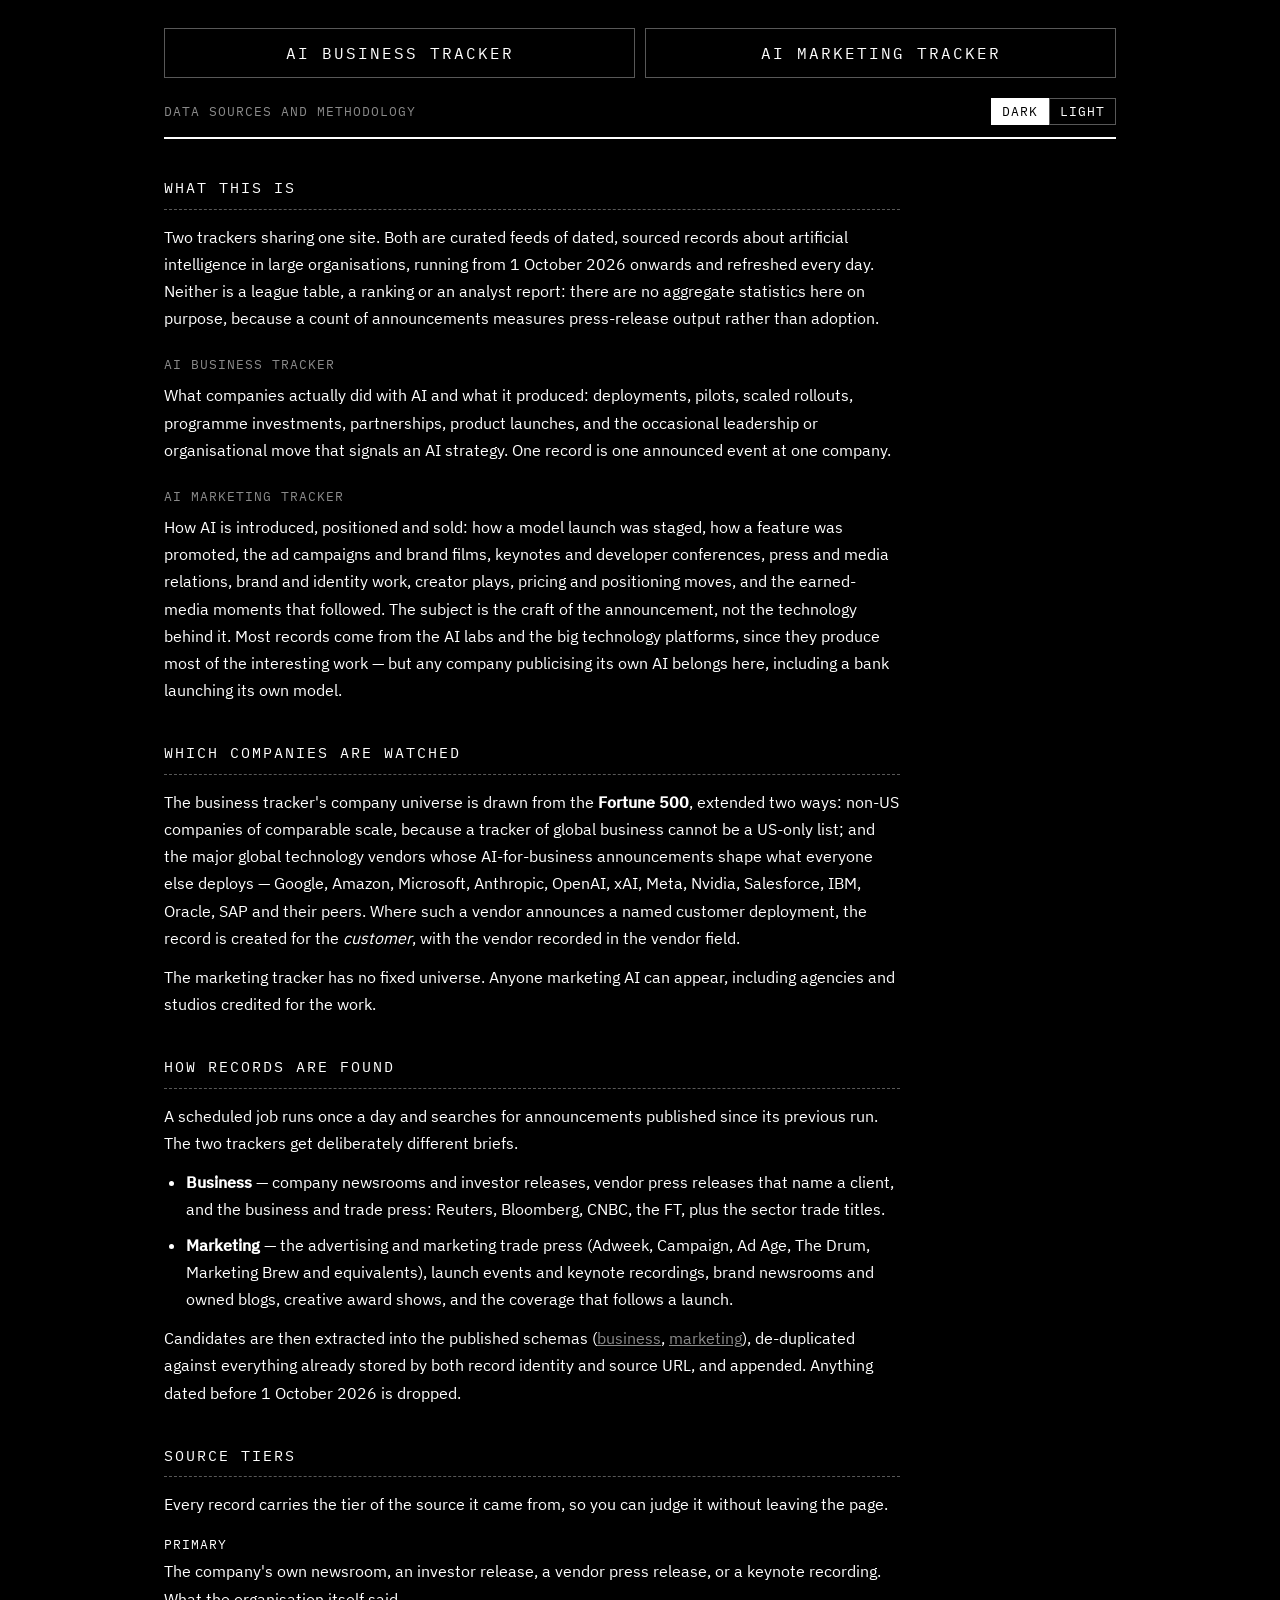
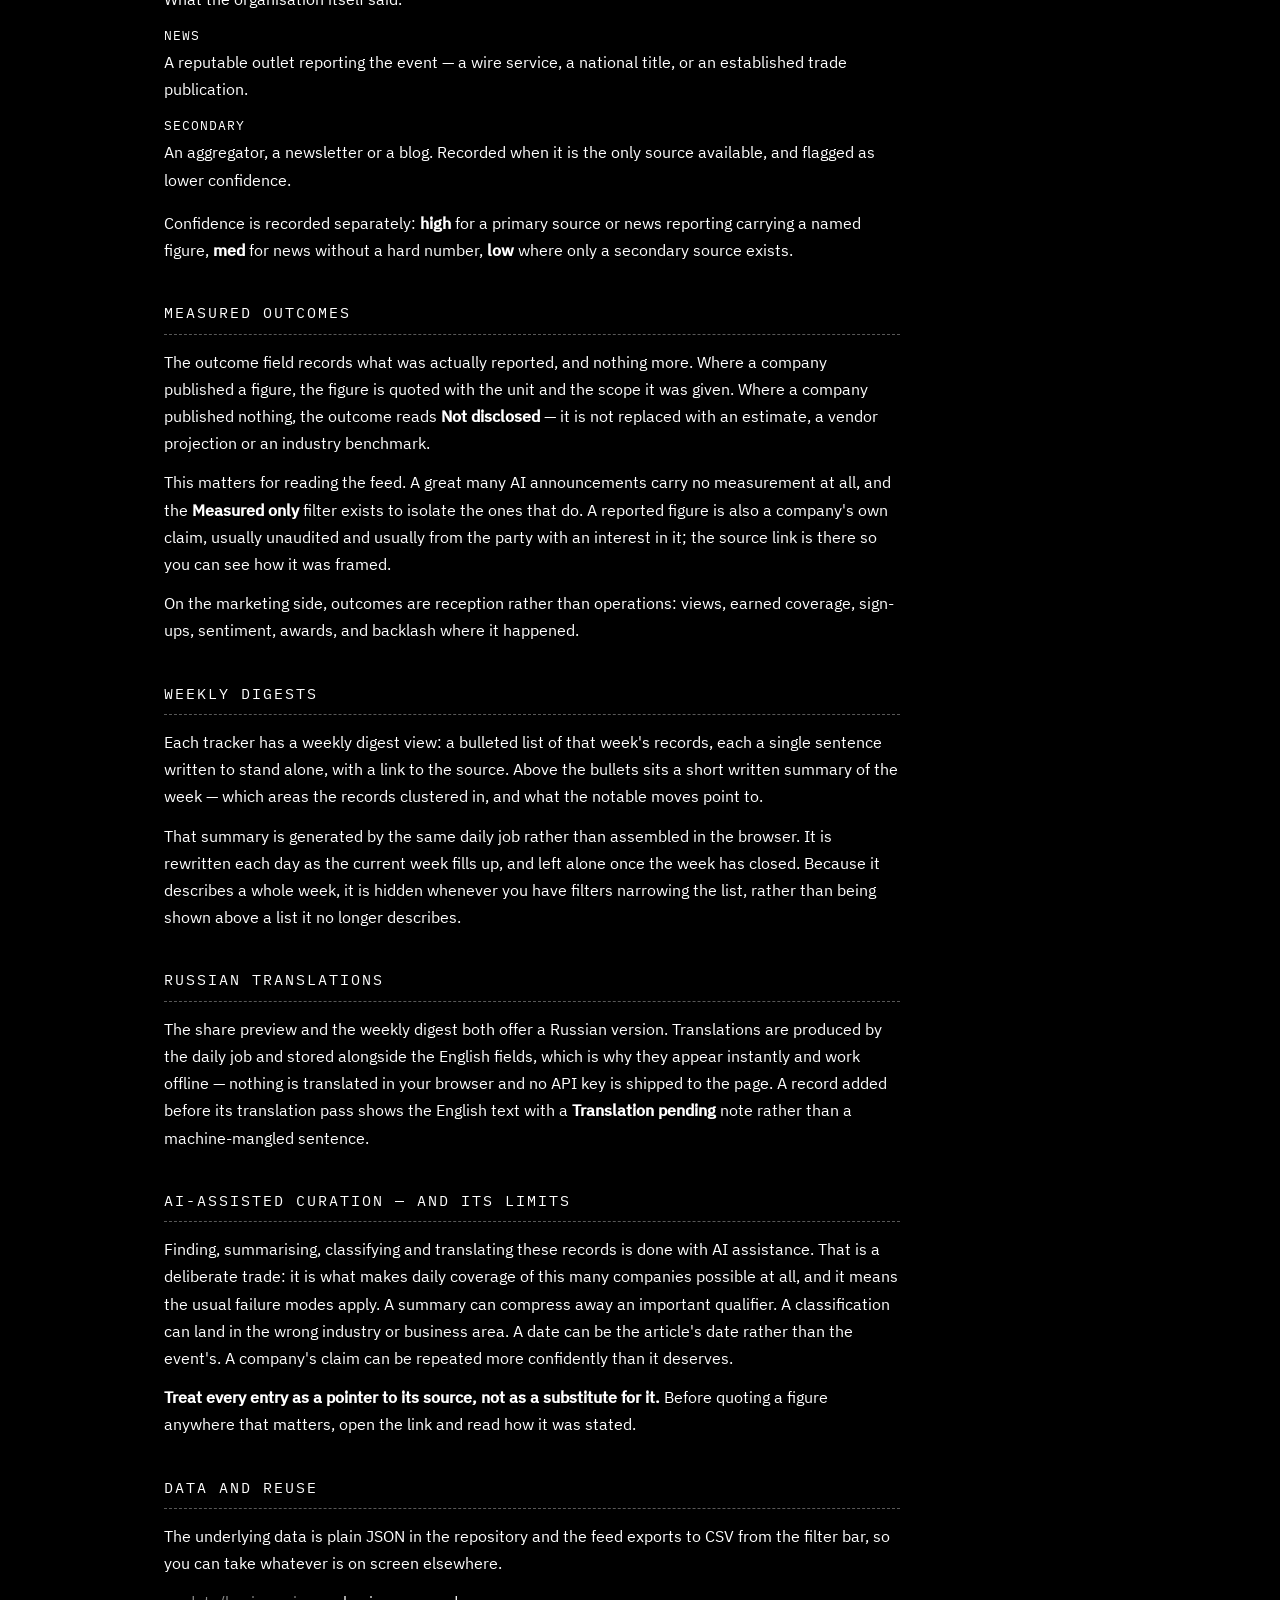
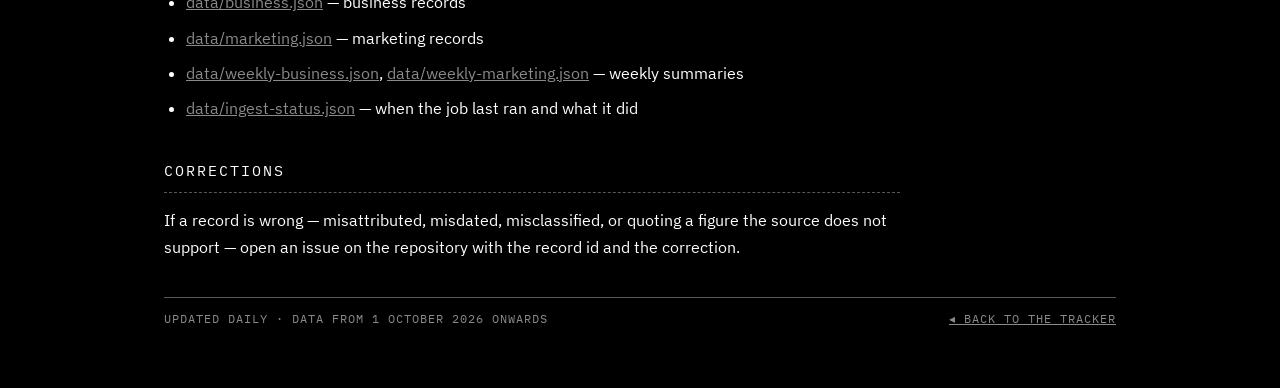
<file: sources.html>
<!DOCTYPE html>
<html lang="en" data-theme="dark">
<head>
  <meta charset="UTF-8" />
  <meta name="viewport" content="width=device-width, initial-scale=1.0" />
  <title>Data sources and methodology — AI Business Tracker</title>
  <meta name="description" content="How the AI Business Tracker and AI Marketing Tracker are built: what counts as a record, which companies are watched, source tiers, outcomes, translations and weekly summaries." />
  <link rel="stylesheet" href="assets/styles.css" />
  <style>
    .doc { font-family: var(--font-sans); font-size: 16px; line-height: 1.7; max-width: 46rem; }
    .doc h2 { font-family: var(--font-mono); font-size: 15px; letter-spacing: 2px; text-transform: uppercase;
              border-bottom: 1px dashed var(--rule); padding-bottom: 8px; margin: 36px 0 14px; font-weight: 400; }
    .doc h3 { font-family: var(--font-mono); font-size: 13px; letter-spacing: 1px; text-transform: uppercase;
              color: var(--dim); margin: 22px 0 6px; font-weight: 400; }
    .doc p { margin: 0 0 12px; }
    .doc ul { margin: 0 0 12px; padding-left: 22px; }
    .doc li { margin-bottom: 8px; }
    .doc dt { font-family: var(--font-mono); font-size: 13px; letter-spacing: 1px; text-transform: uppercase; margin-top: 12px; }
    .doc dd { margin: 2px 0 0; }
  </style>
</head>
<body>
  <div class="wrap">

    <nav class="trackers" aria-label="Back to the trackers">
      <button type="button" onclick="location.href='index.html#t=business'">AI BUSINESS TRACKER</button>
      <button type="button" onclick="location.href='index.html#t=marketing'">AI MARKETING TRACKER</button>
    </nav>

    <header class="masthead">
      <span class="strap">Data sources and methodology</span>
      <div class="toggles">
        <div class="group" role="group" aria-label="Theme">
          <button type="button" class="chip" id="th-dark" aria-pressed="true">DARK</button>
          <button type="button" class="chip" id="th-light" aria-pressed="false">LIGHT</button>
        </div>
      </div>
    </header>

    <div class="doc">

      <h2>What this is</h2>
      <p>Two trackers sharing one site. Both are curated feeds of dated, sourced records about artificial intelligence in large organisations, running from 1 October 2026 onwards and refreshed every day. Neither is a league table, a ranking or an analyst report: there are no aggregate statistics here on purpose, because a count of announcements measures press-release output rather than adoption.</p>

      <h3>AI Business Tracker</h3>
      <p>What companies actually did with AI and what it produced: deployments, pilots, scaled rollouts, programme investments, partnerships, product launches, and the occasional leadership or organisational move that signals an AI strategy. One record is one announced event at one company.</p>

      <h3>AI Marketing Tracker</h3>
      <p>How AI is introduced, positioned and sold: how a model launch was staged, how a feature was promoted, the ad campaigns and brand films, keynotes and developer conferences, press and media relations, brand and identity work, creator plays, pricing and positioning moves, and the earned-media moments that followed. The subject is the craft of the announcement, not the technology behind it. Most records come from the AI labs and the big technology platforms, since they produce most of the interesting work — but any company publicising its own AI belongs here, including a bank launching its own model.</p>

      <h2>Which companies are watched</h2>
      <p>The business tracker's company universe is drawn from the <strong>Fortune 500</strong>, extended two ways: non-US companies of comparable scale, because a tracker of global business cannot be a US-only list; and the major global technology vendors whose AI-for-business announcements shape what everyone else deploys — Google, Amazon, Microsoft, Anthropic, OpenAI, xAI, Meta, Nvidia, Salesforce, IBM, Oracle, SAP and their peers. Where such a vendor announces a named customer deployment, the record is created for the <em>customer</em>, with the vendor recorded in the vendor field.</p>
      <p>The marketing tracker has no fixed universe. Anyone marketing AI can appear, including agencies and studios credited for the work.</p>

      <h2>How records are found</h2>
      <p>A scheduled job runs once a day and searches for announcements published since its previous run. The two trackers get deliberately different briefs.</p>
      <ul>
        <li><strong>Business</strong> — company newsrooms and investor releases, vendor press releases that name a client, and the business and trade press: Reuters, Bloomberg, CNBC, the FT, plus the sector trade titles.</li>
        <li><strong>Marketing</strong> — the advertising and marketing trade press (Adweek, Campaign, Ad Age, The Drum, Marketing Brew and equivalents), launch events and keynote recordings, brand newsrooms and owned blogs, creative award shows, and the coverage that follows a launch.</li>
      </ul>
      <p>Candidates are then extracted into the published schemas (<a href="data/schema-business.json">business</a>, <a href="data/schema-marketing.json">marketing</a>), de-duplicated against everything already stored by both record identity and source URL, and appended. Anything dated before 1 October 2026 is dropped.</p>

      <h2>Source tiers</h2>
      <p>Every record carries the tier of the source it came from, so you can judge it without leaving the page.</p>
      <dl>
        <dt>Primary</dt>
        <dd>The company's own newsroom, an investor release, a vendor press release, or a keynote recording. What the organisation itself said.</dd>
        <dt>News</dt>
        <dd>A reputable outlet reporting the event — a wire service, a national title, or an established trade publication.</dd>
        <dt>Secondary</dt>
        <dd>An aggregator, a newsletter or a blog. Recorded when it is the only source available, and flagged as lower confidence.</dd>
      </dl>
      <p>Confidence is recorded separately: <strong>high</strong> for a primary source or news reporting carrying a named figure, <strong>med</strong> for news without a hard number, <strong>low</strong> where only a secondary source exists.</p>

      <h2>Measured outcomes</h2>
      <p>The outcome field records what was actually reported, and nothing more. Where a company published a figure, the figure is quoted with the unit and the scope it was given. Where a company published nothing, the outcome reads <strong>Not disclosed</strong> — it is not replaced with an estimate, a vendor projection or an industry benchmark.</p>
      <p>This matters for reading the feed. A great many AI announcements carry no measurement at all, and the <strong>Measured only</strong> filter exists to isolate the ones that do. A reported figure is also a company's own claim, usually unaudited and usually from the party with an interest in it; the source link is there so you can see how it was framed.</p>
      <p>On the marketing side, outcomes are reception rather than operations: views, earned coverage, sign-ups, sentiment, awards, and backlash where it happened.</p>

      <h2>Weekly digests</h2>
      <p>Each tracker has a weekly digest view: a bulleted list of that week's records, each a single sentence written to stand alone, with a link to the source. Above the bullets sits a short written summary of the week — which areas the records clustered in, and what the notable moves point to.</p>
      <p>That summary is generated by the same daily job rather than assembled in the browser. It is rewritten each day as the current week fills up, and left alone once the week has closed. Because it describes a whole week, it is hidden whenever you have filters narrowing the list, rather than being shown above a list it no longer describes.</p>

      <h2>Russian translations</h2>
      <p>The share preview and the weekly digest both offer a Russian version. Translations are produced by the daily job and stored alongside the English fields, which is why they appear instantly and work offline — nothing is translated in your browser and no API key is shipped to the page. A record added before its translation pass shows the English text with a <strong>Translation pending</strong> note rather than a machine-mangled sentence.</p>

      <h2>AI-assisted curation — and its limits</h2>
      <p>Finding, summarising, classifying and translating these records is done with AI assistance. That is a deliberate trade: it is what makes daily coverage of this many companies possible at all, and it means the usual failure modes apply. A summary can compress away an important qualifier. A classification can land in the wrong industry or business area. A date can be the article's date rather than the event's. A company's claim can be repeated more confidently than it deserves.</p>
      <p><strong>Treat every entry as a pointer to its source, not as a substitute for it.</strong> Before quoting a figure anywhere that matters, open the link and read how it was stated.</p>

      <h2>Data and reuse</h2>
      <p>The underlying data is plain JSON in the repository and the feed exports to CSV from the filter bar, so you can take whatever is on screen elsewhere.</p>
      <ul>
        <li><a href="data/business.json">data/business.json</a> — business records</li>
        <li><a href="data/marketing.json">data/marketing.json</a> — marketing records</li>
        <li><a href="data/weekly-business.json">data/weekly-business.json</a>, <a href="data/weekly-marketing.json">data/weekly-marketing.json</a> — weekly summaries</li>
        <li><a href="data/ingest-status.json">data/ingest-status.json</a> — when the job last ran and what it did</li>
      </ul>

      <h2>Corrections</h2>
      <p>If a record is wrong — misattributed, misdated, misclassified, or quoting a figure the source does not support — open an issue on the repository with the record id and the correction.</p>

    </div>

    <footer class="foot">
      <span>UPDATED DAILY &#183; DATA FROM 1 OCTOBER 2026 ONWARDS</span>
      <span><a href="index.html">&#9666; BACK TO THE TRACKER</a></span>
    </footer>
  </div>

  <script>
    (function () {
      var root = document.documentElement;
      function apply(t) {
        root.setAttribute("data-theme", t);
        document.getElementById("th-dark").setAttribute("aria-pressed", String(t === "dark"));
        document.getElementById("th-light").setAttribute("aria-pressed", String(t === "light"));
        try { localStorage.setItem("tracker-theme", t); } catch (e) { /* private mode */ }
      }
      var saved = "dark";
      try { saved = localStorage.getItem("tracker-theme") || "dark"; } catch (e) { /* private mode */ }
      apply(saved === "light" ? "light" : "dark");
      document.getElementById("th-dark").onclick = function () { apply("dark"); };
      document.getElementById("th-light").onclick = function () { apply("light"); };
    })();
  </script>
</body>
</html>
</file>
<file: assets/styles.css>
/* AI Business / Marketing Tracker — signage typography, strict black and white. */

@font-face {
  font-family: "Plex Mono";
  src: url("fonts/plex-mono-latin-400.woff2") format("woff2");
  font-weight: 400;
  font-display: swap;
  unicode-range: U+0000-00FF, U+0131, U+0152-0153, U+2000-206F, U+2074, U+20AC, U+2122, U+2191, U+2192, U+2197, U+2212, U+2215, U+25B8, U+25C2, U+FEFF;
}
@font-face {
  font-family: "Plex Mono";
  src: url("fonts/plex-mono-cyrillic-400.woff2") format("woff2");
  font-weight: 400;
  font-display: swap;
  unicode-range: U+0301, U+0400-045F, U+0490-0491, U+04B0-04B1, U+2116;
}
@font-face {
  font-family: "Plex Mono";
  src: url("fonts/plex-mono-latin-500.woff2") format("woff2");
  font-weight: 500;
  font-display: swap;
  unicode-range: U+0000-00FF, U+0131, U+0152-0153, U+2000-206F, U+2074, U+20AC, U+2122, U+2191, U+2192, U+2197, U+2212, U+2215, U+25B8, U+25C2, U+FEFF;
}
@font-face {
  font-family: "Plex Mono";
  src: url("fonts/plex-mono-cyrillic-500.woff2") format("woff2");
  font-weight: 500;
  font-display: swap;
  unicode-range: U+0301, U+0400-045F, U+0490-0491, U+04B0-04B1, U+2116;
}
@font-face {
  font-family: "Plex Sans";
  src: url("fonts/plex-sans-latin-400.woff2") format("woff2");
  font-weight: 400;
  font-display: swap;
  unicode-range: U+0000-00FF, U+0131, U+0152-0153, U+2000-206F, U+2074, U+20AC, U+2122, U+2212, U+2215, U+FEFF;
}
@font-face {
  font-family: "Plex Sans";
  src: url("fonts/plex-sans-cyrillic-400.woff2") format("woff2");
  font-weight: 400;
  font-display: swap;
  unicode-range: U+0301, U+0400-045F, U+0490-0491, U+04B0-04B1, U+2116;
}
@font-face {
  font-family: "Plex Sans";
  src: url("fonts/plex-sans-latin-500.woff2") format("woff2");
  font-weight: 500;
  font-display: swap;
  unicode-range: U+0000-00FF, U+0131, U+0152-0153, U+2000-206F, U+2074, U+20AC, U+2122, U+2212, U+2215, U+FEFF;
}
@font-face {
  font-family: "Plex Sans";
  src: url("fonts/plex-sans-cyrillic-500.woff2") format("woff2");
  font-weight: 500;
  font-display: swap;
  unicode-range: U+0301, U+0400-045F, U+0490-0491, U+04B0-04B1, U+2116;
}

:root {
  --font-mono: "Plex Mono", ui-monospace, "SF Mono", "Cascadia Mono", Consolas, monospace;
  --font-sans: "Plex Sans", system-ui, -apple-system, sans-serif;

  /* Dark is the default. */
  --bg: #000;
  --fg: #fff;
  --dim: #8a8a8a;
  --rule: #585858;
  --rule-strong: #8a8a8a;
}

/* Light mode is deliberately NOT a mirror of dark: secondary text goes
   near-black, because light grey on white is unreadable. Hierarchy comes
   from size and letter-spacing instead. */
html[data-theme="light"] {
  --bg: #fff;
  --fg: #000;
  --dim: #2a2a2a;
  --rule: #9a9a9a;
  --rule-strong: #4a4a4a;
}

* { box-sizing: border-box; }

html, body {
  margin: 0;
  padding: 0;
  background: var(--bg);
  color: var(--fg);
}

body {
  font-family: var(--font-mono);
  font-size: 16px;
  line-height: 1.5;
  -webkit-font-smoothing: antialiased;
}

.wrap {
  max-width: 1000px;
  margin: 0 auto;
  padding: 28px 24px 60px;
}

a { color: var(--dim); }
a:hover { color: var(--fg); }

.sans { font-family: var(--font-sans); }

/* ---------- tracker selector ---------- */

.trackers {
  display: flex;
  gap: 10px;
  margin-bottom: 20px;
}

.trackers button {
  flex: 1 1 0;
  min-width: 0;
  background: none;
  color: var(--fg);
  border: 1px solid var(--rule);
  font-family: var(--font-mono);
  font-size: 16px;
  letter-spacing: 2px;
  padding: 14px 12px;
  cursor: pointer;
  text-align: center;
}

.trackers button[aria-pressed="true"] {
  background: var(--fg);
  color: var(--bg);
  border-color: var(--fg);
  font-weight: 500;
}

/* ---------- header ---------- */

.masthead {
  display: flex;
  justify-content: space-between;
  align-items: baseline;
  gap: 14px;
  flex-wrap: wrap;
  border-bottom: 2px solid var(--fg);
  padding-bottom: 12px;
}

.strap {
  color: var(--dim);
  font-size: 13px;
  letter-spacing: 1px;
  text-transform: uppercase;
}

.toggles {
  display: flex;
  gap: 14px;
  align-items: center;
  flex-wrap: wrap;
}

.group { display: flex; }

/* ---------- chips ---------- */

.chip {
  background: none;
  color: var(--fg);
  border: 1px solid var(--rule);
  border-radius: 0;
  font-family: var(--font-mono);
  font-size: 13px;
  letter-spacing: 1px;
  padding: 4px 10px;
  cursor: pointer;
}

.chip:hover { border-color: var(--fg); }

.chip[aria-pressed="true"],
.chip.on {
  background: var(--fg);
  color: var(--bg);
  border-color: var(--fg);
}

.chip[disabled] { opacity: .45; cursor: default; }

.group .chip + .chip { border-left: none; }
.group .chip[aria-pressed="true"] + .chip { border-left: 1px solid var(--rule); }

/* ---------- filters ---------- */

.frow {
  display: flex;
  gap: 14px;
  align-items: baseline;
  margin-top: 12px;
}

.frow > .flabel {
  color: var(--dim);
  font-size: 12px;
  letter-spacing: 1px;
  flex: 0 0 92px;
  padding-top: 5px;
}

.chips {
  display: flex;
  gap: 8px;
  flex-wrap: wrap;
  min-width: 0;
}

.frow > .chips { flex: 1 1 auto; }

input[type="search"],
input[type="date"],
select {
  background: none;
  color: var(--fg);
  border: 1px solid var(--rule);
  border-radius: 0;
  font-family: var(--font-mono);
  font-size: 13px;
  letter-spacing: 1px;
  padding: 6px 10px;
}

input[type="search"] { min-width: 230px; }
input[type="search"]::placeholder { color: var(--dim); }
input[type="date"]::-webkit-calendar-picker-indicator { filter: invert(1); }
html[data-theme="light"] input[type="date"]::-webkit-calendar-picker-indicator { filter: none; }

.statusbar {
  display: flex;
  justify-content: space-between;
  align-items: center;
  gap: 14px;
  flex-wrap: wrap;
  border-top: 1px solid var(--rule);
  margin-top: 20px;
  padding-top: 10px;
  color: var(--dim);
  font-size: 13px;
  letter-spacing: 1px;
}

/* ---------- feed ---------- */

.entry {
  display: grid;
  grid-template-columns: 82px minmax(0, 1fr);
  gap: 18px;
  border-top: 1px dashed var(--rule);
  padding-top: 16px;
  margin-top: 16px;
}

.entry-date {
  color: var(--dim);
  font-size: 14px;
  letter-spacing: 1px;
  line-height: 1.45;
}

.entry-co {
  font-size: 18px;
  letter-spacing: 2px;
}

.entry-facets {
  color: var(--dim);
  font-size: 13px;
  letter-spacing: 1px;
}

.entry-body {
  font-family: var(--font-sans);
  font-size: 16px;
  line-height: 1.6;
  margin-top: 8px;
}

.field { margin-top: 12px; color: var(--dim); }
.field .flab { font-size: 12px; letter-spacing: 1px; display: block; }
.field .fval { font-family: var(--font-sans); font-size: 15px; line-height: 1.55; }

.field.outcome {
  border-left: 3px solid var(--rule-strong);
  padding-left: 12px;
}

.entry-links {
  display: flex;
  gap: 14px;
  align-items: center;
  flex-wrap: wrap;
  margin-top: 12px;
  font-size: 14px;
}

.share {
  font-size: 15px;
  line-height: 1;
  padding: 5px 11px;
}

.empty {
  font-family: var(--font-sans);
  font-size: 16px;
  color: var(--dim);
  padding: 30px 0;
}

/* ---------- digest ---------- */

.digest-head {
  font-family: var(--font-sans);
  font-size: 19px;
  font-weight: 500;
  line-height: 1.35;
  margin: 20px 0 0;
}

.digest-intro {
  font-family: var(--font-sans);
  font-size: 16px;
  line-height: 1.65;
  margin: 12px 0 0;
}

.digest-note {
  color: var(--dim);
  font-size: 12px;
  letter-spacing: 1px;
  margin-top: 12px;
}

.digest-list {
  font-family: var(--font-sans);
  font-size: 16px;
  line-height: 1.6;
  padding-left: 22px;
  margin-top: 16px;
}

.digest-list li { margin-bottom: 12px; }

.digest-group {
  list-style: none;
  margin-left: -22px;
  color: var(--dim);
  font-family: var(--font-mono);
  font-size: 12px;
  letter-spacing: 1px;
  margin-top: 18px;
  margin-bottom: 10px;
}

/* ---------- share modal ---------- */

.modal-backdrop {
  position: fixed;
  inset: 0;
  background: rgba(0, 0, 0, .72);
  display: flex;
  align-items: center;
  justify-content: center;
  padding: 24px;
  z-index: 50;
}

html[data-theme="light"] .modal-backdrop { background: rgba(0, 0, 0, .45); }

.modal {
  background: var(--bg);
  border: 1px solid var(--fg);
  max-width: 600px;
  width: 100%;
  max-height: 86vh;
  overflow-y: auto;
  padding: 20px;
}

.modal-head {
  display: flex;
  justify-content: space-between;
  align-items: center;
  gap: 12px;
  border-bottom: 1px solid var(--rule);
  padding-bottom: 10px;
}

.modal-title {
  color: var(--dim);
  font-size: 13px;
  letter-spacing: 1px;
}

.post {
  font-family: var(--font-sans);
  font-size: 16px;
  line-height: 1.65;
  margin-top: 16px;
}

.post-meta {
  font-family: var(--font-mono);
  font-size: 13px;
  letter-spacing: 1px;
  color: var(--dim);
}

.post h3 {
  font-size: 17px;
  font-weight: 500;
  line-height: 1.4;
  margin: 8px 0;
}

.post-url {
  font-family: var(--font-mono);
  font-size: 13px;
  color: var(--dim);
  word-break: break-all;
  margin-top: 12px;
}

.pending {
  font-family: var(--font-mono);
  font-size: 12px;
  letter-spacing: 1px;
  color: var(--dim);
  margin-top: 10px;
}

/* ---------- footer ---------- */

.foot {
  border-top: 1px solid var(--rule);
  margin-top: 36px;
  padding-top: 12px;
  color: var(--dim);
  font-size: 12px;
  letter-spacing: 1px;
  display: flex;
  justify-content: space-between;
  gap: 14px;
  flex-wrap: wrap;
}

/* The whole filter block is always open on a wide screen; on a phone it
   collapses so the feed is not pushed below a screenful of chips. */
.filters-toggle { display: none; }

/* ---------- mobile ---------- */

@media (max-width: 680px) {
  .wrap { padding: 18px 16px 48px; }

  .filters-toggle { display: block; width: 100%; margin-top: 14px; padding: 8px; }
  .filters-toggle[aria-expanded="false"] + #filters { display: none; }

  .trackers { flex-direction: column; }
  .trackers button { font-size: 14px; padding: 12px; }

  .frow { flex-direction: column; gap: 8px; }
  .frow > .flabel { flex: none; padding-top: 0; }

  input[type="search"] { min-width: 0; width: 100%; }

  .entry { grid-template-columns: 1fr; gap: 6px; }
  .entry-date { font-size: 13px; }
  .entry-co { font-size: 17px; letter-spacing: 1.5px; }
  .entry-facets { display: block; margin-top: 3px; }

  .modal-backdrop { padding: 12px; }
}

.post-tags {
  font-family: var(--font-mono);
  font-size: 13px;
  letter-spacing: 1px;
  color: var(--dim);
  margin-top: 10px;
  word-break: break-word;
}

.post-links {
  display: flex;
  gap: 14px;
  flex-wrap: wrap;
  font-family: var(--font-mono);
  font-size: 14px;
  margin-top: 14px;
}
</file>
